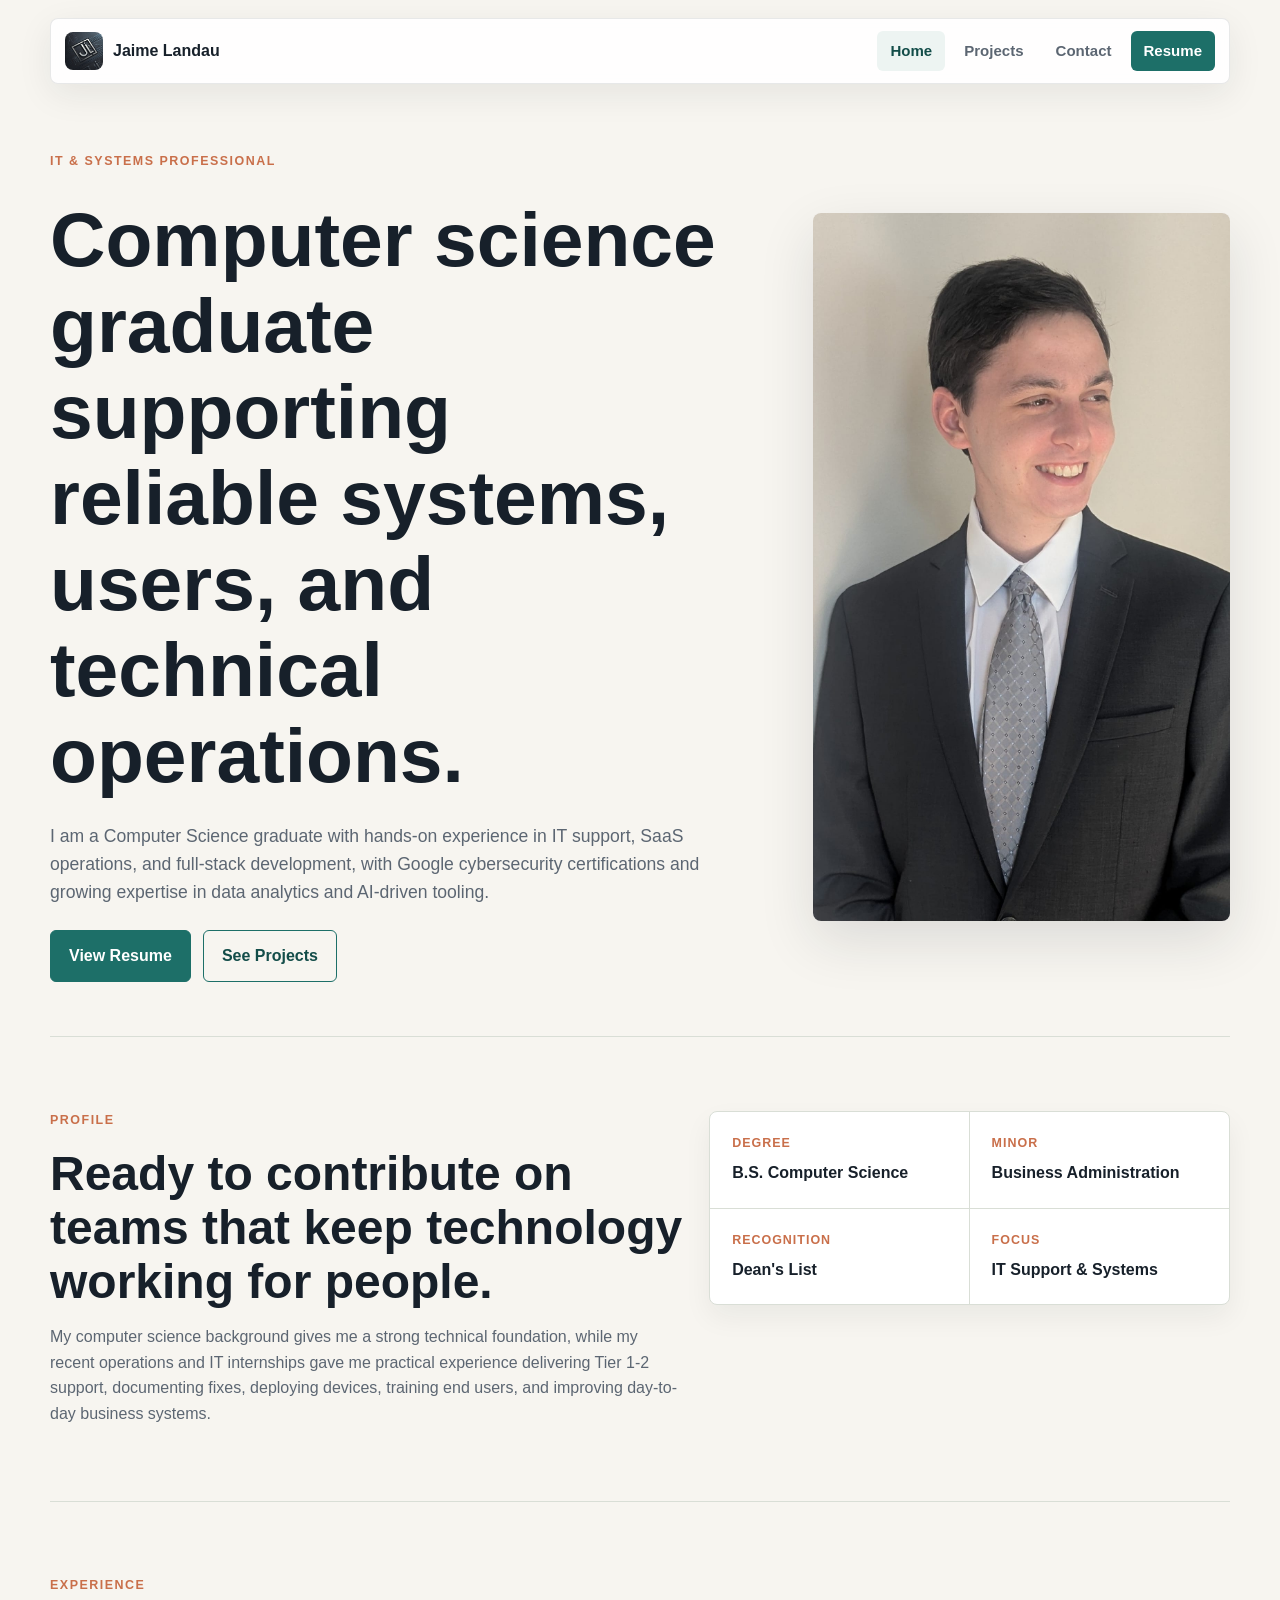
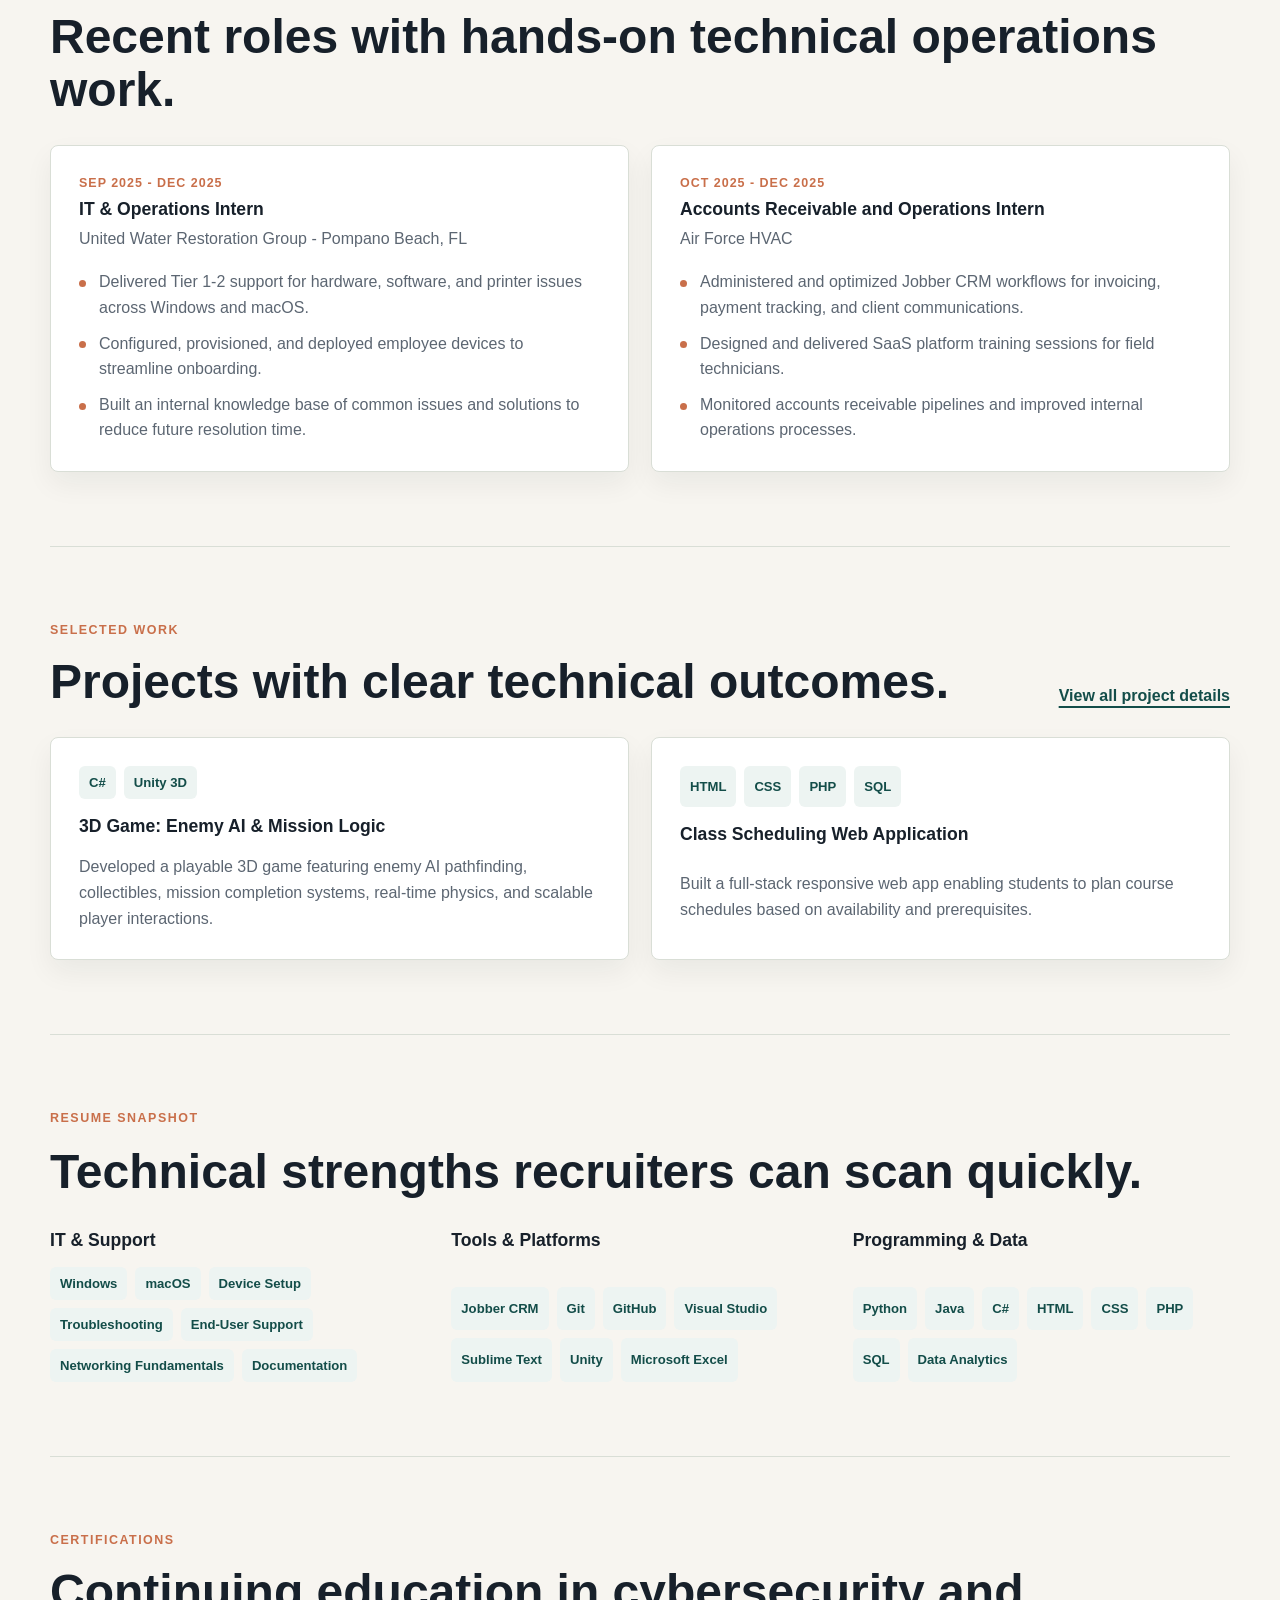
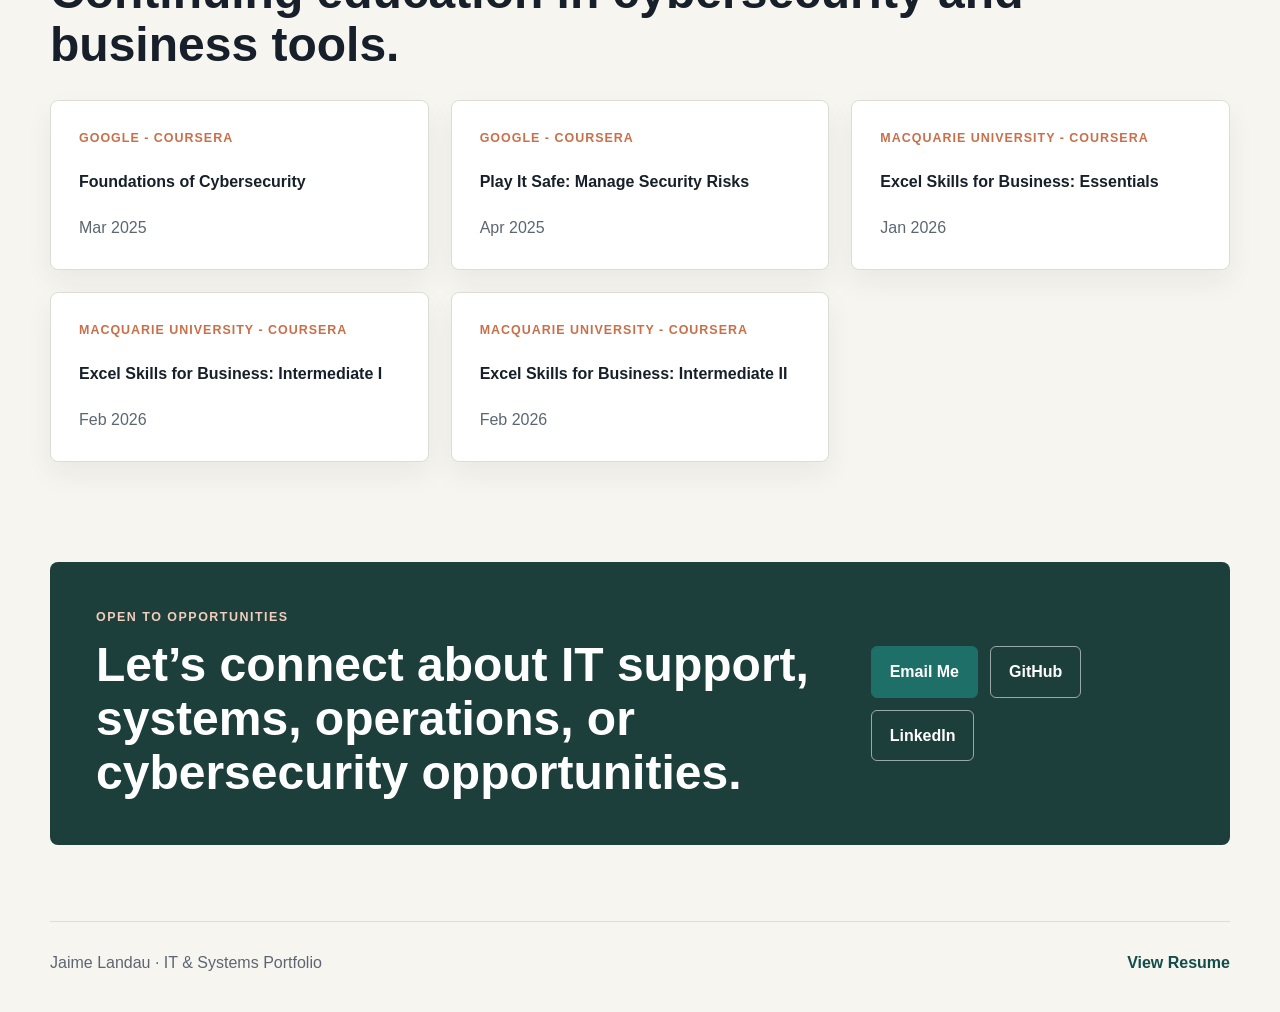
<file: index.html>
<!DOCTYPE html>
<html lang="en">
<head>
    <meta charset="UTF-8">
    <meta http-equiv="refresh" content="0; url=Home.html">
    <meta name="viewport" content="width=device-width, initial-scale=1.0">
    <title>Jaime Landau Portfolio</title>
    <link rel="canonical" href="Home.html">
</head>
<body>
    <p><a href="Home.html">Open Jaime Landau's portfolio</a></p>
</body>
</html>
</file>
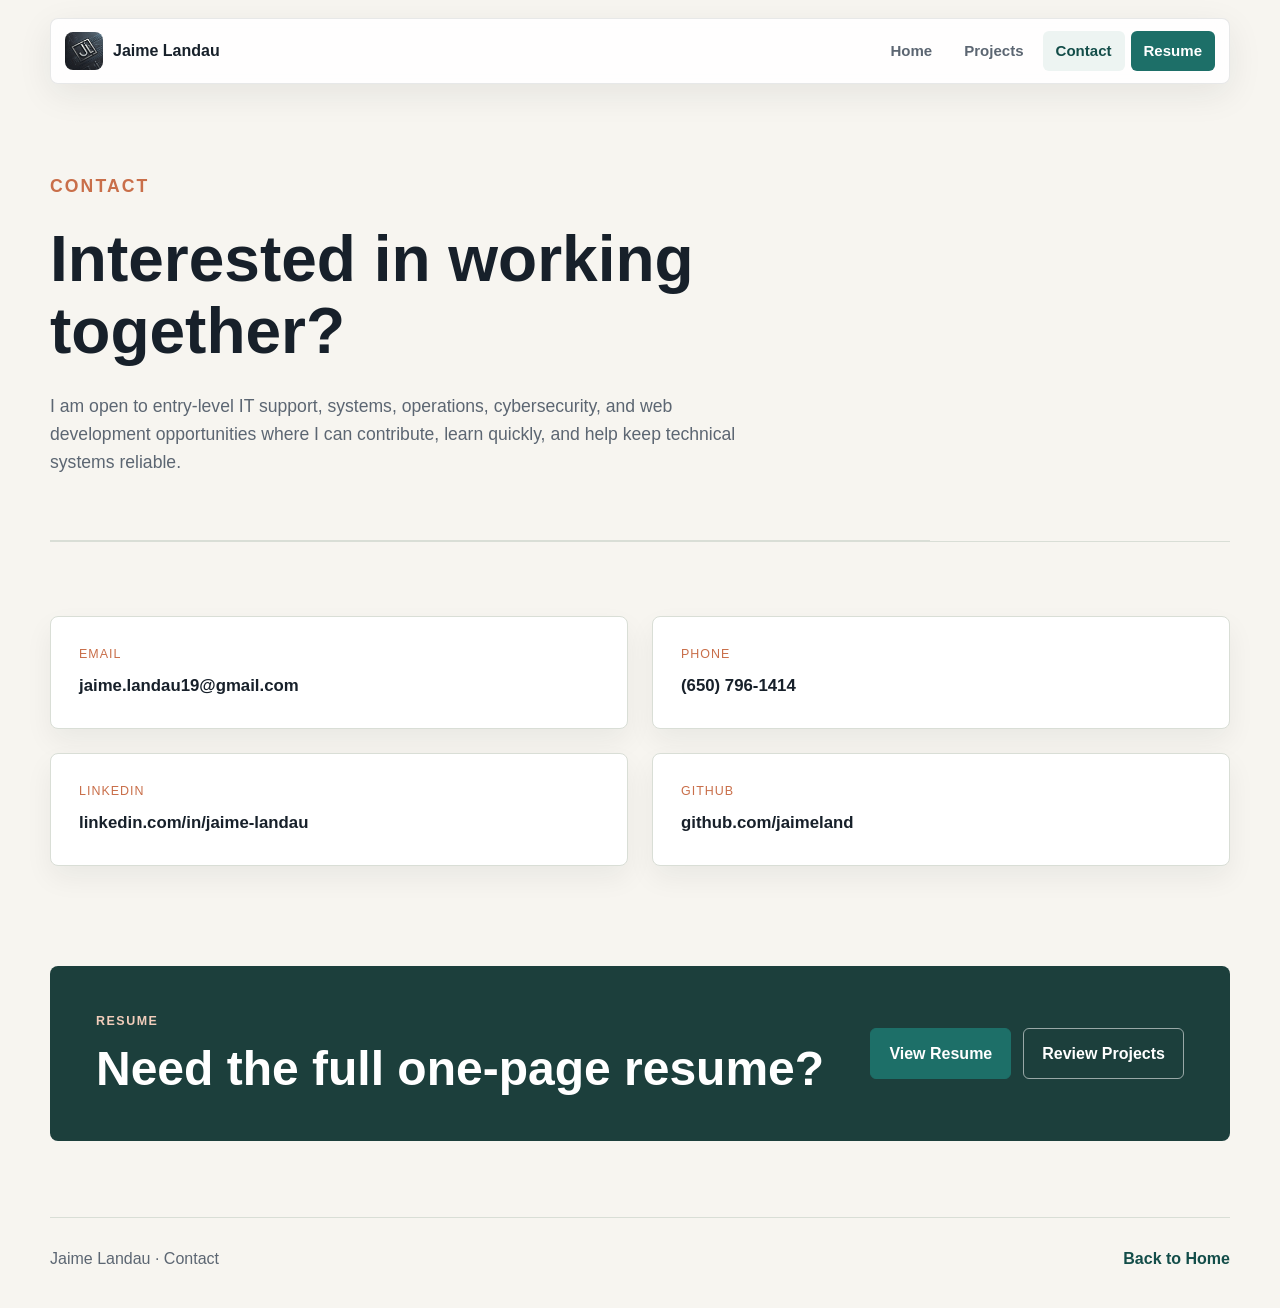
<file: Contact.html>
<!DOCTYPE html>
<html lang="en">
<head>
    <meta charset="UTF-8">
    <meta name="viewport" content="width=device-width, initial-scale=1.0">
    <meta name="description" content="Contact Jaime Landau for IT support, systems, operations, cybersecurity, and web development opportunities.">
    <title>Contact | Jaime Landau</title>
    <link rel="stylesheet" href="styles.css">
</head>
<body>
    <header class="site-header">
        <a class="brand" href="Home.html" aria-label="Jaime Landau home">
            <img src="JLlogo.jpeg" alt="" class="brand-mark">
            <span>Jaime Landau</span>
        </a>
        <nav class="site-nav" aria-label="Primary navigation">
            <a href="Home.html">Home</a>
            <a href="Projects.html">Projects</a>
            <a href="Contact.html" aria-current="page">Contact</a>
            <a class="nav-resume" href="Resume.html">Resume</a>
        </nav>
    </header>

    <main>
        <section class="page-hero contact-hero">
            <p class="eyebrow">Contact</p>
            <h1>Interested in working together?</h1>
            <p>
                I am open to entry-level IT support, systems, operations, cybersecurity, and
                web development opportunities where I can contribute, learn quickly, and help
                keep technical systems reliable.
            </p>
        </section>

        <section class="section contact-grid" aria-label="Contact information">
            <a class="contact-tile" href="mailto:jaime.landau19@gmail.com">
                <span>Email</span>
                <strong>jaime.landau19@gmail.com</strong>
            </a>
            <a class="contact-tile" href="tel:+16507961414">
                <span>Phone</span>
                <strong>(650) 796-1414</strong>
            </a>
            <a class="contact-tile" href="http://www.linkedin.com/in/jaime-landau" target="_blank" rel="noopener">
                <span>LinkedIn</span>
                <strong>linkedin.com/in/jaime-landau</strong>
            </a>
            <a class="contact-tile" href="https://github.com/jaimeland" target="_blank" rel="noopener">
                <span>GitHub</span>
                <strong>github.com/jaimeland</strong>
            </a>
        </section>

        <section class="cta-band" aria-labelledby="resume-contact-heading">
            <div>
                <p class="section-kicker">Resume</p>
                <h2 id="resume-contact-heading">Need the full one-page resume?</h2>
            </div>
            <div class="cta-actions">
                <a class="button primary" href="Resume.html">View Resume</a>
                <a class="button secondary" href="Projects.html">Review Projects</a>
            </div>
        </section>
    </main>

    <footer class="site-footer">
        <p>Jaime Landau &middot; Contact</p>
        <a href="Home.html">Back to Home</a>
    </footer>
</body>
</html>
</file>
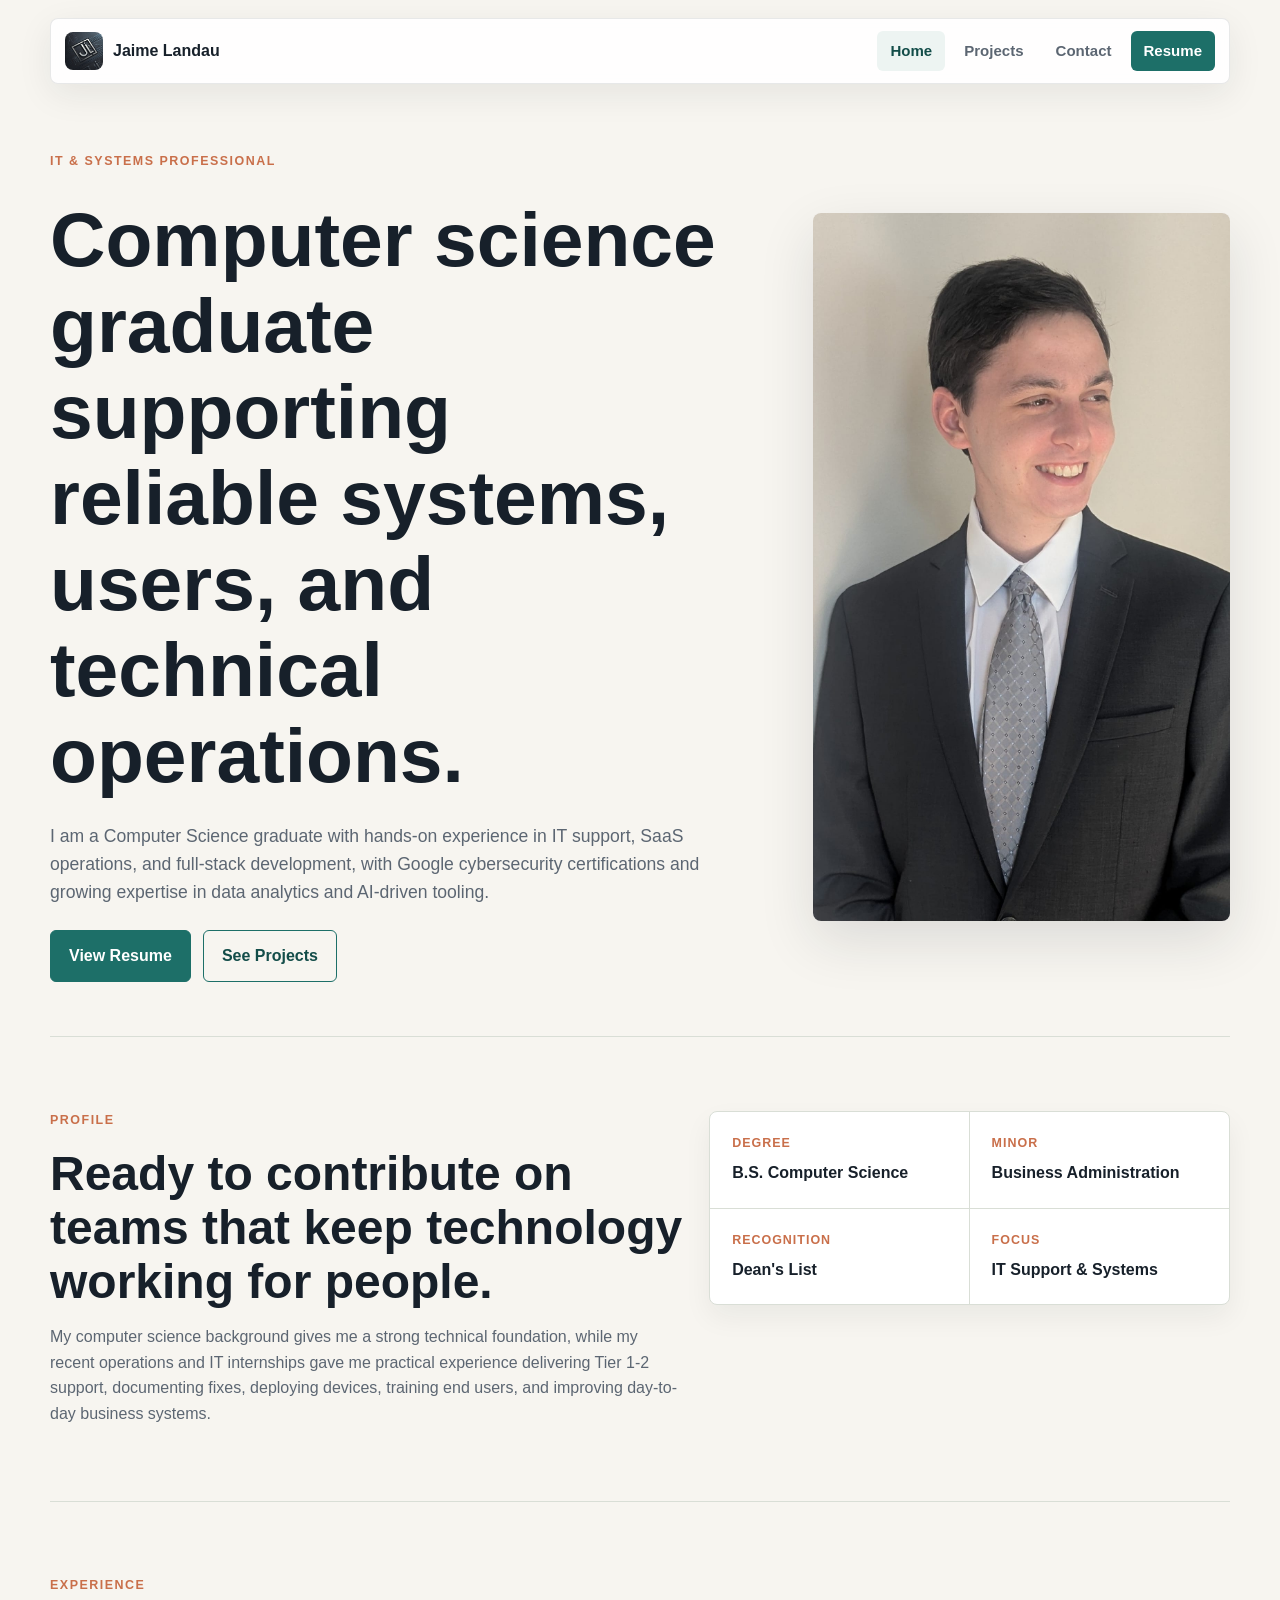
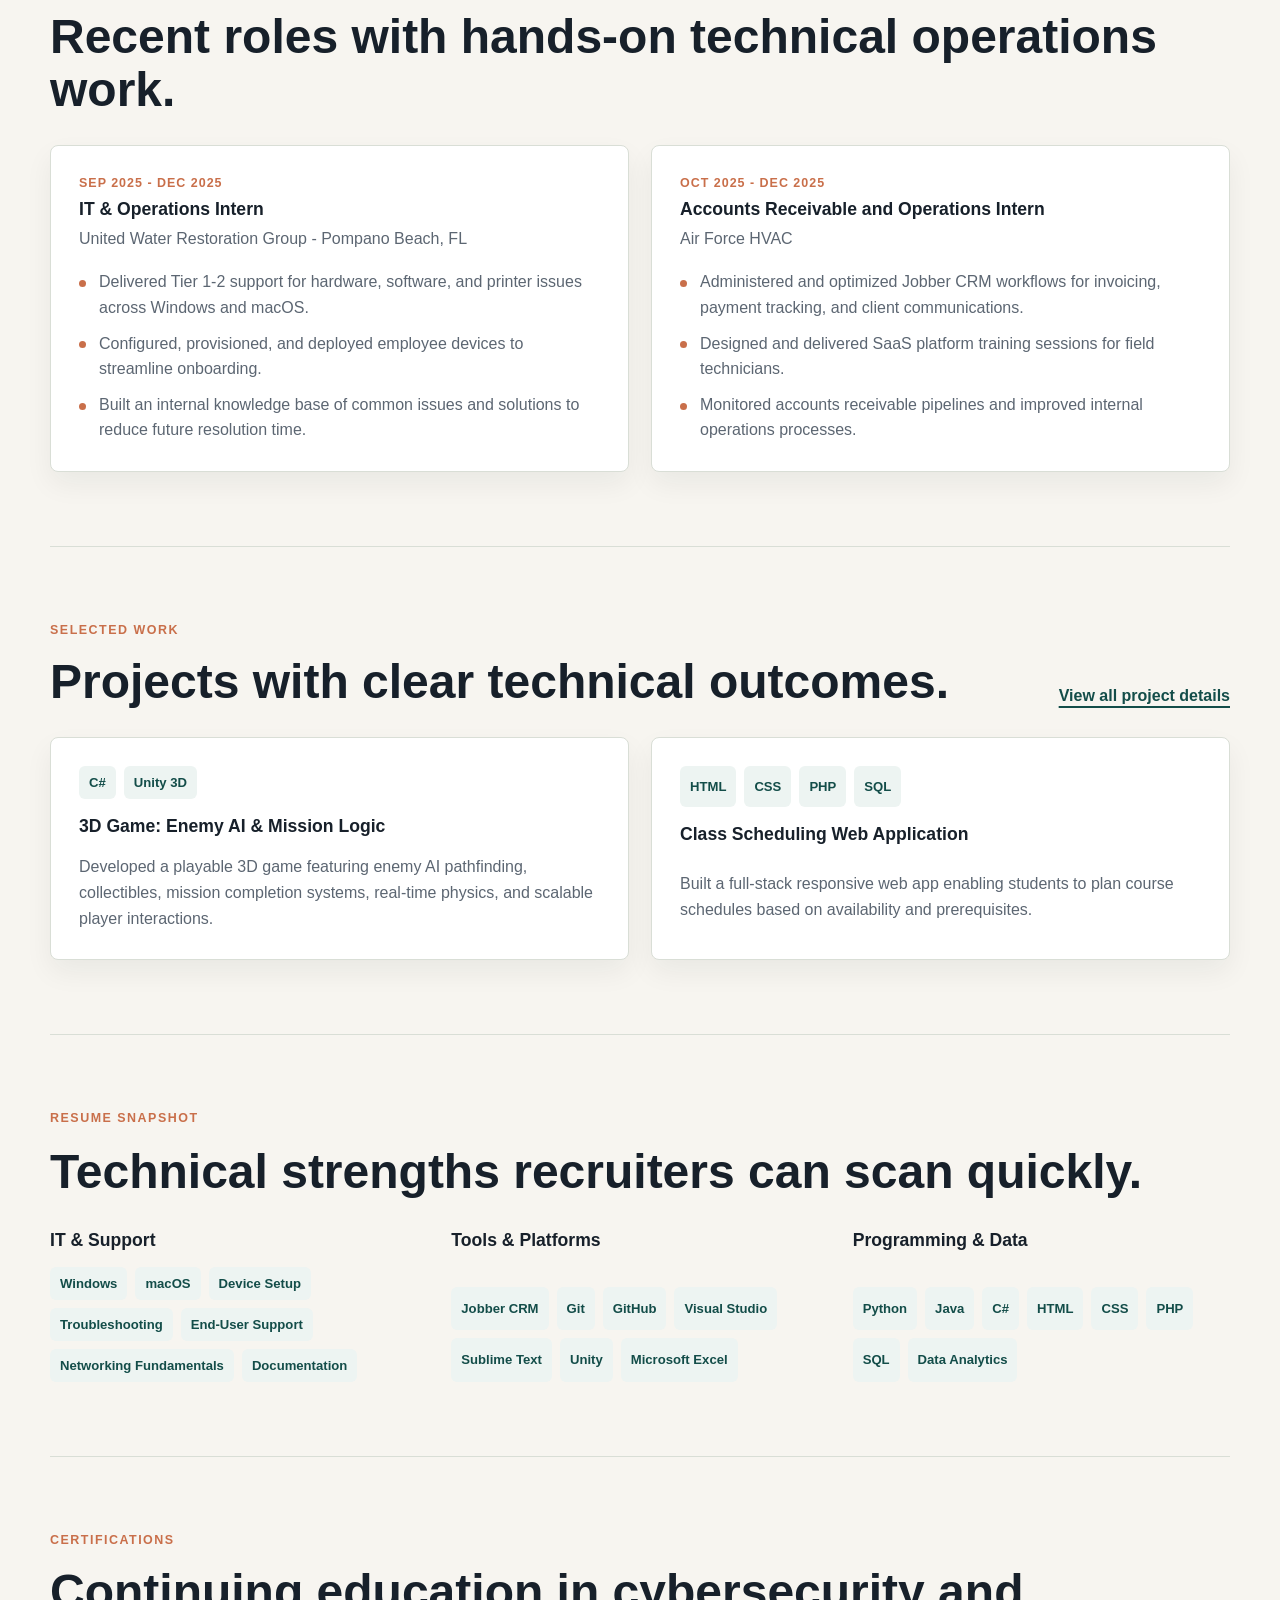
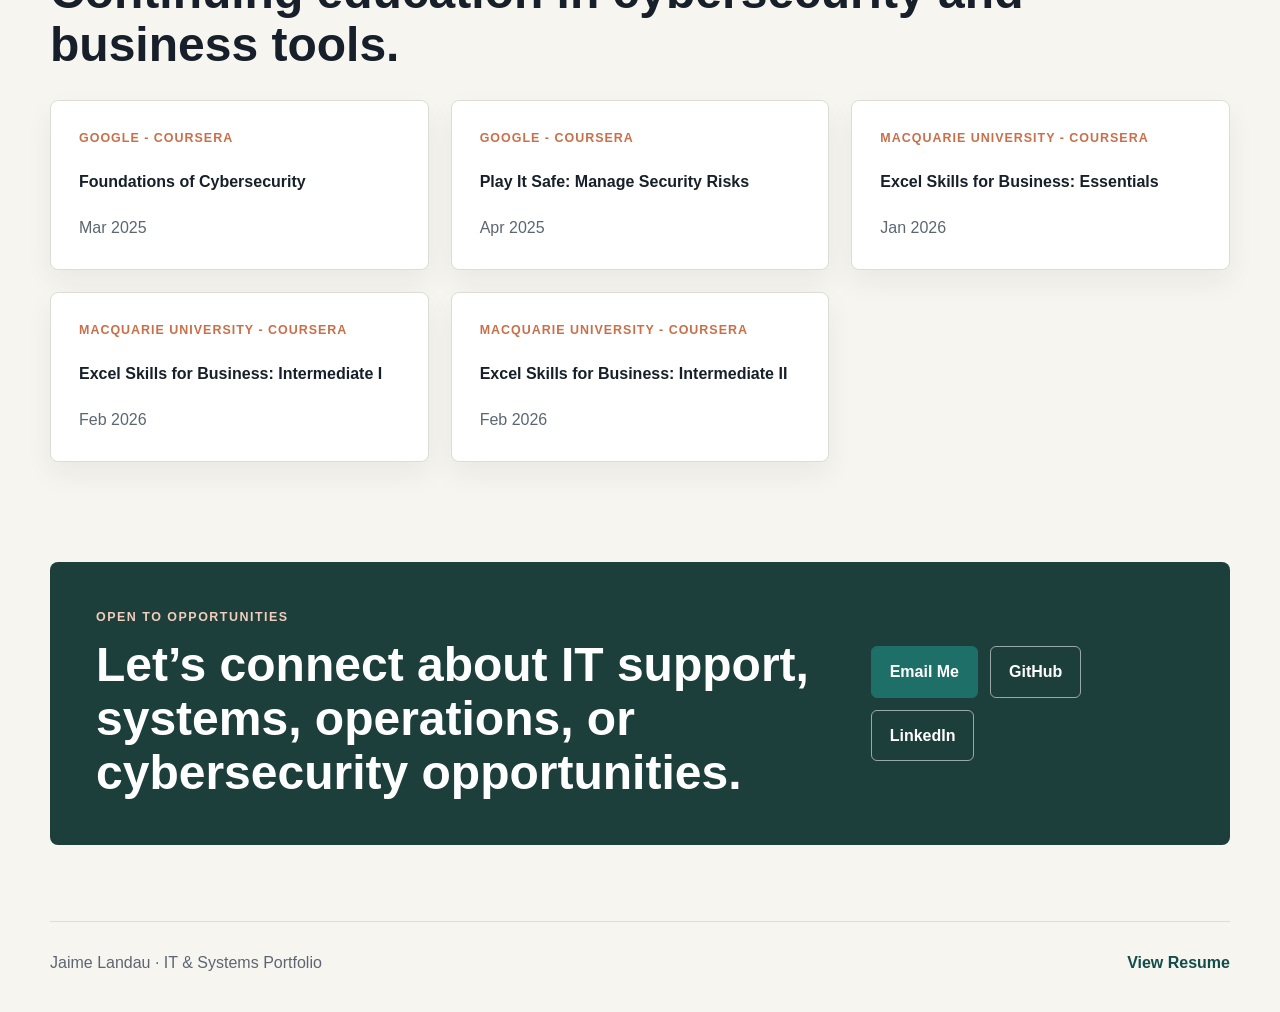
<file: Home.html>
<!DOCTYPE html>
<html lang="en">
<head>
    <meta charset="UTF-8">
    <meta name="viewport" content="width=device-width, initial-scale=1.0">
    <meta name="description" content="Portfolio and resume website for Jaime Landau, an entry-level IT and systems professional with computer science, technical support, and cybersecurity experience.">
    <title>Jaime Landau | IT & Systems Portfolio</title>
    <link rel="stylesheet" href="styles.css">
</head>
<body>
    <header class="site-header">
        <a class="brand" href="Home.html" aria-label="Jaime Landau home">
            <img src="JLlogo.jpeg" alt="" class="brand-mark">
            <span>Jaime Landau</span>
        </a>
        <nav class="site-nav" aria-label="Primary navigation">
            <a href="Home.html" aria-current="page">Home</a>
            <a href="Projects.html">Projects</a>
            <a href="Contact.html">Contact</a>
            <a class="nav-resume" href="Resume.html">Resume</a>
        </nav>
    </header>

    <main>
        <section class="hero">
            <div class="hero-content">
                <p class="eyebrow">IT & Systems Professional</p>
                <h1>Computer science graduate supporting reliable systems, users, and technical operations.</h1>
                <p class="hero-summary">
                    I am a Computer Science graduate with hands-on experience in IT support,
                    SaaS operations, and full-stack development, with Google cybersecurity
                    certifications and growing expertise in data analytics and AI-driven tooling.
                </p>
                <div class="hero-actions" aria-label="Primary actions">
                    <a class="button primary" href="Resume.html">View Resume</a>
                    <a class="button secondary" href="Projects.html">See Projects</a>
                </div>
            </div>
            <div class="hero-portrait" aria-label="Professional headshot of Jaime Landau">
                <img src="headshot.jpeg" alt="Jaime Landau smiling in a suit">
            </div>
        </section>

        <section class="section intro-grid" aria-labelledby="profile-heading">
            <div>
                <p class="section-kicker">Profile</p>
                <h2 id="profile-heading">Ready to contribute on teams that keep technology working for people.</h2>
                <p>
                    My computer science background gives me a strong technical foundation, while
                    my recent operations and IT internships gave me practical experience delivering
                    Tier 1-2 support, documenting fixes, deploying devices, training end users,
                    and improving day-to-day business systems.
                </p>
            </div>
            <div class="quick-facts" aria-label="Quick facts">
                <div>
                    <strong>Degree</strong>
                    <span>B.S. Computer Science</span>
                </div>
                <div>
                    <strong>Minor</strong>
                    <span>Business Administration</span>
                </div>
                <div>
                    <strong>Recognition</strong>
                    <span>Dean's List</span>
                </div>
                <div>
                    <strong>Focus</strong>
                    <span>IT Support & Systems</span>
                </div>
            </div>
        </section>

        <section class="section" aria-labelledby="experience-heading">
            <div class="section-heading">
                <div>
                    <p class="section-kicker">Experience</p>
                    <h2 id="experience-heading">Recent roles with hands-on technical operations work.</h2>
                </div>
            </div>

            <div class="experience-list">
                <article class="experience-card">
                    <div>
                        <p class="role-dates">Sep 2025 - Dec 2025</p>
                        <h3>IT & Operations Intern</h3>
                        <p>United Water Restoration Group - Pompano Beach, FL</p>
                    </div>
                    <ul class="clean-list">
                        <li>Delivered Tier 1-2 support for hardware, software, and printer issues across Windows and macOS.</li>
                        <li>Configured, provisioned, and deployed employee devices to streamline onboarding.</li>
                        <li>Built an internal knowledge base of common issues and solutions to reduce future resolution time.</li>
                    </ul>
                </article>

                <article class="experience-card">
                    <div>
                        <p class="role-dates">Oct 2025 - Dec 2025</p>
                        <h3>Accounts Receivable and Operations Intern</h3>
                        <p>Air Force HVAC</p>
                    </div>
                    <ul class="clean-list">
                        <li>Administered and optimized Jobber CRM workflows for invoicing, payment tracking, and client communications.</li>
                        <li>Designed and delivered SaaS platform training sessions for field technicians.</li>
                        <li>Monitored accounts receivable pipelines and improved internal operations processes.</li>
                    </ul>
                </article>
            </div>
        </section>

        <section class="section" aria-labelledby="projects-heading">
            <div class="section-heading">
                <div>
                    <p class="section-kicker">Selected Work</p>
                    <h2 id="projects-heading">Projects with clear technical outcomes.</h2>
                </div>
                <a class="text-link" href="Projects.html">View all project details</a>
            </div>

            <div class="project-grid">
                <article class="project-card">
                    <div class="project-meta">
                        <span>C#</span>
                        <span>Unity 3D</span>
                    </div>
                    <h3>3D Game: Enemy AI & Mission Logic</h3>
                    <p>
                        Developed a playable 3D game featuring enemy AI pathfinding,
                        collectibles, mission completion systems, real-time physics, and scalable
                        player interactions.
                    </p>
                </article>

                <article class="project-card">
                    <div class="project-meta">
                        <span>HTML</span>
                        <span>CSS</span>
                        <span>PHP</span>
                        <span>SQL</span>
                    </div>
                    <h3>Class Scheduling Web Application</h3>
                    <p>
                        Built a full-stack responsive web app enabling students to plan course
                        schedules based on availability and prerequisites.
                    </p>
                </article>
            </div>
        </section>

        <section class="section resume-section" aria-labelledby="resume-heading">
            <div>
                <p class="section-kicker">Resume Snapshot</p>
                <h2 id="resume-heading">Technical strengths recruiters can scan quickly.</h2>
            </div>
            <div class="resume-columns">
                <div>
                    <h3>IT & Support</h3>
                    <ul class="pill-list">
                        <li>Windows</li>
                        <li>macOS</li>
                        <li>Device Setup</li>
                        <li>Troubleshooting</li>
                        <li>End-User Support</li>
                        <li>Networking Fundamentals</li>
                        <li>Documentation</li>
                    </ul>
                </div>
                <div>
                    <h3>Tools & Platforms</h3>
                    <ul class="pill-list">
                        <li>Jobber CRM</li>
                        <li>Git</li>
                        <li>GitHub</li>
                        <li>Visual Studio</li>
                        <li>Sublime Text</li>
                        <li>Unity</li>
                        <li>Microsoft Excel</li>
                    </ul>
                </div>
                <div>
                    <h3>Programming & Data</h3>
                    <ul class="pill-list">
                        <li>Python</li>
                        <li>Java</li>
                        <li>C#</li>
                        <li>HTML</li>
                        <li>CSS</li>
                        <li>PHP</li>
                        <li>SQL</li>
                        <li>Data Analytics</li>
                    </ul>
                </div>
            </div>
        </section>

        <section class="section" aria-labelledby="certifications-heading">
            <div class="section-heading">
                <div>
                    <p class="section-kicker">Certifications</p>
                    <h2 id="certifications-heading">Continuing education in cybersecurity and business tools.</h2>
                </div>
            </div>
            <div class="cert-grid">
                <a class="cert-card" href="https://coursera.org/verify/V6246YV8VX5U" target="_blank" rel="noopener">
                    <span>Google - Coursera</span>
                    <strong>Foundations of Cybersecurity</strong>
                    <p>Mar 2025</p>
                </a>
                <a class="cert-card" href="https://coursera.org/verify/SY1RLUDM48ZS" target="_blank" rel="noopener">
                    <span>Google - Coursera</span>
                    <strong>Play It Safe: Manage Security Risks</strong>
                    <p>Apr 2025</p>
                </a>
                <a class="cert-card" href="https://coursera.org/verify/47ZA1MFLWTOK" target="_blank" rel="noopener">
                    <span>Macquarie University - Coursera</span>
                    <strong>Excel Skills for Business: Essentials</strong>
                    <p>Jan 2026</p>
                </a>
                <article class="cert-card">
                    <span>Macquarie University - Coursera</span>
                    <strong>Excel Skills for Business: Intermediate I</strong>
                    <p>Feb 2026</p>
                </article>
                <article class="cert-card">
                    <span>Macquarie University - Coursera</span>
                    <strong>Excel Skills for Business: Intermediate II</strong>
                    <p>Feb 2026</p>
                </article>
            </div>
        </section>

        <section class="cta-band" aria-labelledby="contact-heading">
            <div>
                <p class="section-kicker">Open to Opportunities</p>
                <h2 id="contact-heading">Let’s connect about IT support, systems, operations, or cybersecurity opportunities.</h2>
            </div>
            <div class="cta-actions">
                <a class="button primary" href="mailto:jaime.landau19@gmail.com">Email Me</a>
                <a class="button secondary" href="https://github.com/jaimeland" target="_blank" rel="noopener">GitHub</a>
                <a class="button secondary" href="http://www.linkedin.com/in/jaime-landau" target="_blank" rel="noopener">LinkedIn</a>
            </div>
        </section>
    </main>

    <footer class="site-footer">
        <p>Jaime Landau &middot; IT & Systems Portfolio</p>
        <a href="Resume.html">View Resume</a>
    </footer>
</body>
</html>
</file>
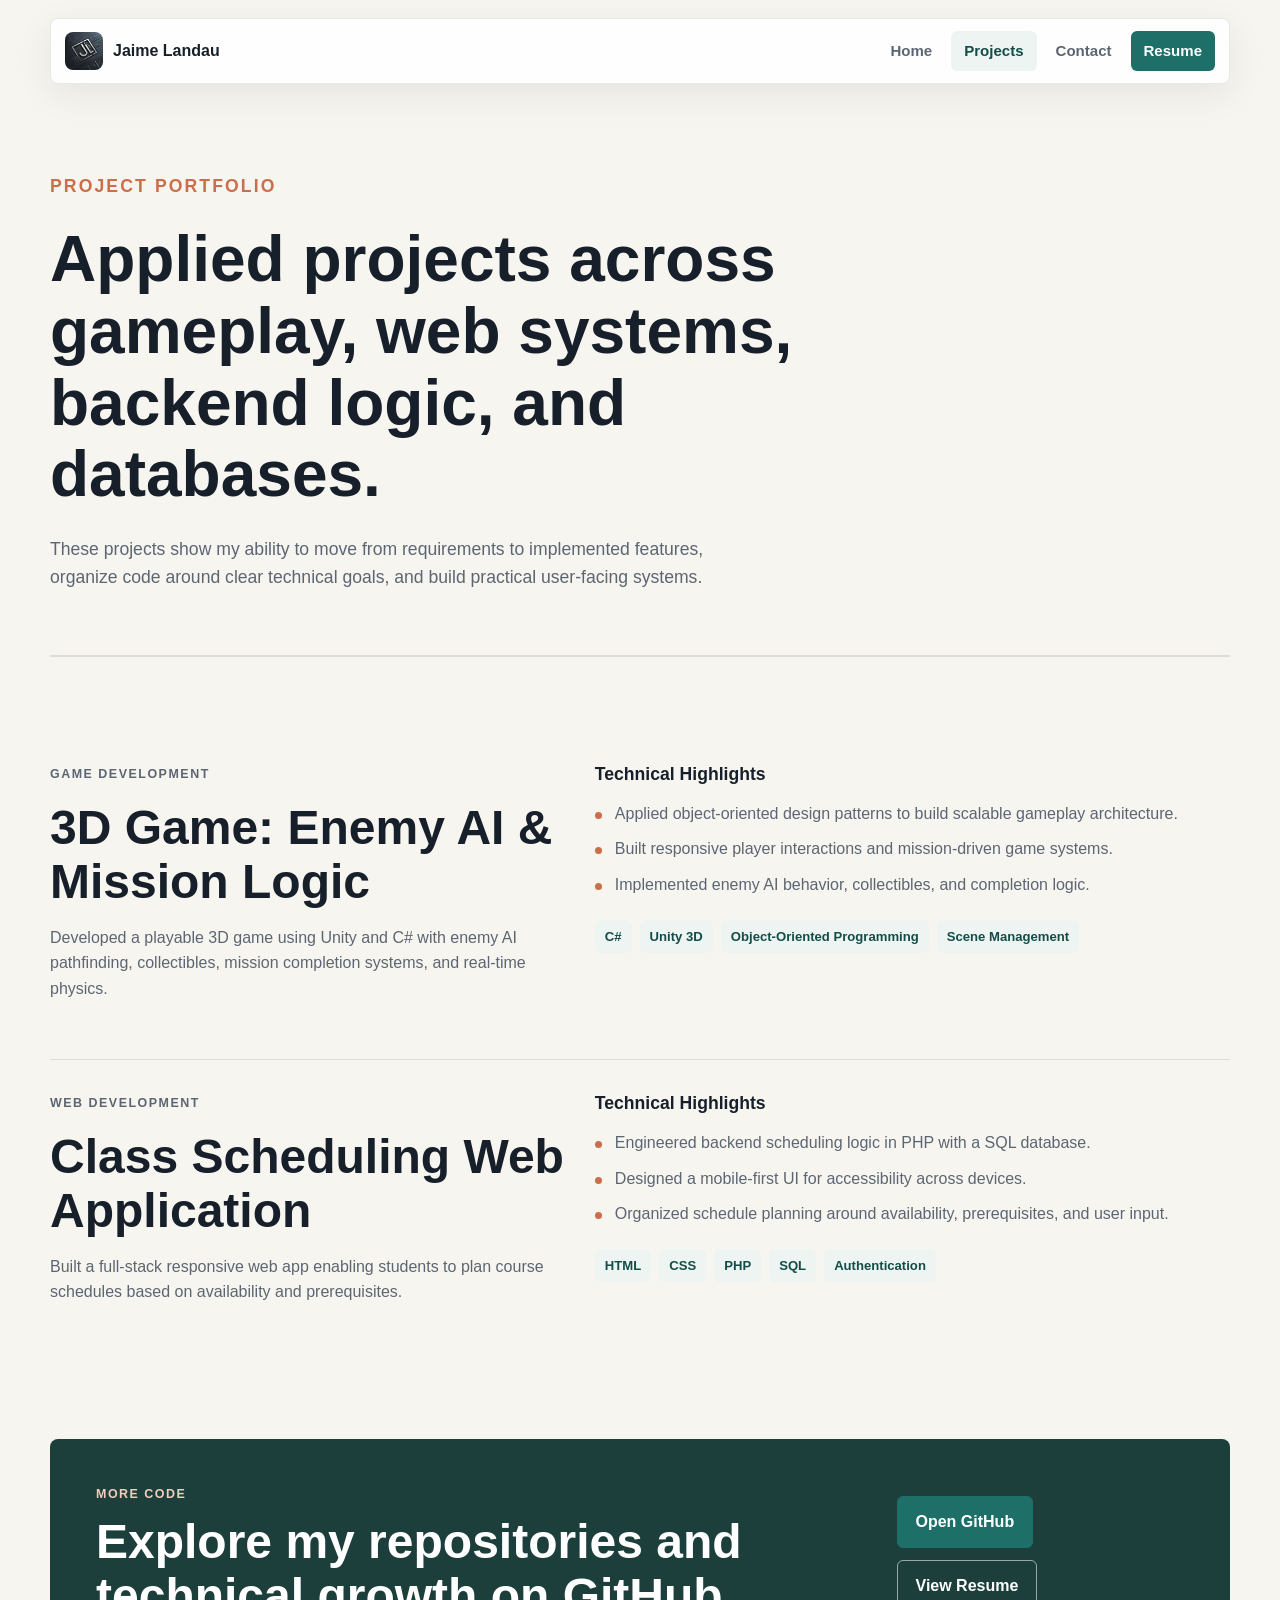
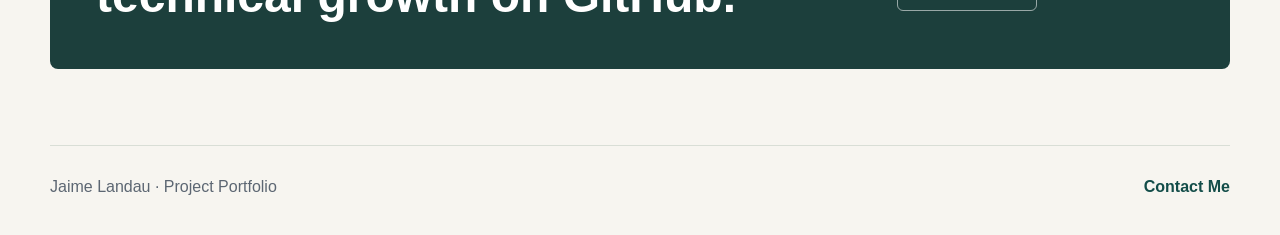
<file: Projects.html>
<!DOCTYPE html>
<html lang="en">
<head>
    <meta charset="UTF-8">
    <meta name="viewport" content="width=device-width, initial-scale=1.0">
    <meta name="description" content="Projects by Jaime Landau, including Unity game development and a class scheduling web application.">
    <title>Projects | Jaime Landau</title>
    <link rel="stylesheet" href="styles.css">
</head>
<body>
    <header class="site-header">
        <a class="brand" href="Home.html" aria-label="Jaime Landau home">
            <img src="JLlogo.jpeg" alt="" class="brand-mark">
            <span>Jaime Landau</span>
        </a>
        <nav class="site-nav" aria-label="Primary navigation">
            <a href="Home.html">Home</a>
            <a href="Projects.html" aria-current="page">Projects</a>
            <a href="Contact.html">Contact</a>
            <a class="nav-resume" href="Resume.html">Resume</a>
        </nav>
    </header>

    <main>
        <section class="page-hero">
            <p class="eyebrow">Project Portfolio</p>
            <h1>Applied projects across gameplay, web systems, backend logic, and databases.</h1>
            <p>
                These projects show my ability to move from requirements to implemented features,
                organize code around clear technical goals, and build practical user-facing systems.
            </p>
        </section>

        <section class="section project-detail-list" aria-label="Project details">
            <article class="project-detail">
                <div>
                    <p class="section-kicker">Game Development</p>
                    <h2>3D Game: Enemy AI & Mission Logic</h2>
                    <p>
                        Developed a playable 3D game using Unity and C# with enemy AI
                        pathfinding, collectibles, mission completion systems, and real-time physics.
                    </p>
                </div>
                <div>
                    <h3>Technical Highlights</h3>
                    <ul class="clean-list">
                        <li>Applied object-oriented design patterns to build scalable gameplay architecture.</li>
                        <li>Built responsive player interactions and mission-driven game systems.</li>
                        <li>Implemented enemy AI behavior, collectibles, and completion logic.</li>
                    </ul>
                    <ul class="pill-list compact">
                        <li>C#</li>
                        <li>Unity 3D</li>
                        <li>Object-Oriented Programming</li>
                        <li>Scene Management</li>
                    </ul>
                </div>
            </article>

            <article class="project-detail">
                <div>
                    <p class="section-kicker">Web Development</p>
                    <h2>Class Scheduling Web Application</h2>
                    <p>
                        Built a full-stack responsive web app enabling students to plan course
                        schedules based on availability and prerequisites.
                    </p>
                </div>
                <div>
                    <h3>Technical Highlights</h3>
                    <ul class="clean-list">
                        <li>Engineered backend scheduling logic in PHP with a SQL database.</li>
                        <li>Designed a mobile-first UI for accessibility across devices.</li>
                        <li>Organized schedule planning around availability, prerequisites, and user input.</li>
                    </ul>
                    <ul class="pill-list compact">
                        <li>HTML</li>
                        <li>CSS</li>
                        <li>PHP</li>
                        <li>SQL</li>
                        <li>Authentication</li>
                    </ul>
                </div>
            </article>
        </section>

        <section class="cta-band" aria-labelledby="github-heading">
            <div>
                <p class="section-kicker">More Code</p>
                <h2 id="github-heading">Explore my repositories and technical growth on GitHub.</h2>
            </div>
            <div class="cta-actions">
                <a class="button primary" href="https://github.com/jaimeland" target="_blank" rel="noopener">Open GitHub</a>
                <a class="button secondary" href="Resume.html">View Resume</a>
            </div>
        </section>
    </main>

    <footer class="site-footer">
        <p>Jaime Landau &middot; Project Portfolio</p>
        <a href="Contact.html">Contact Me</a>
    </footer>
</body>
</html>
</file>
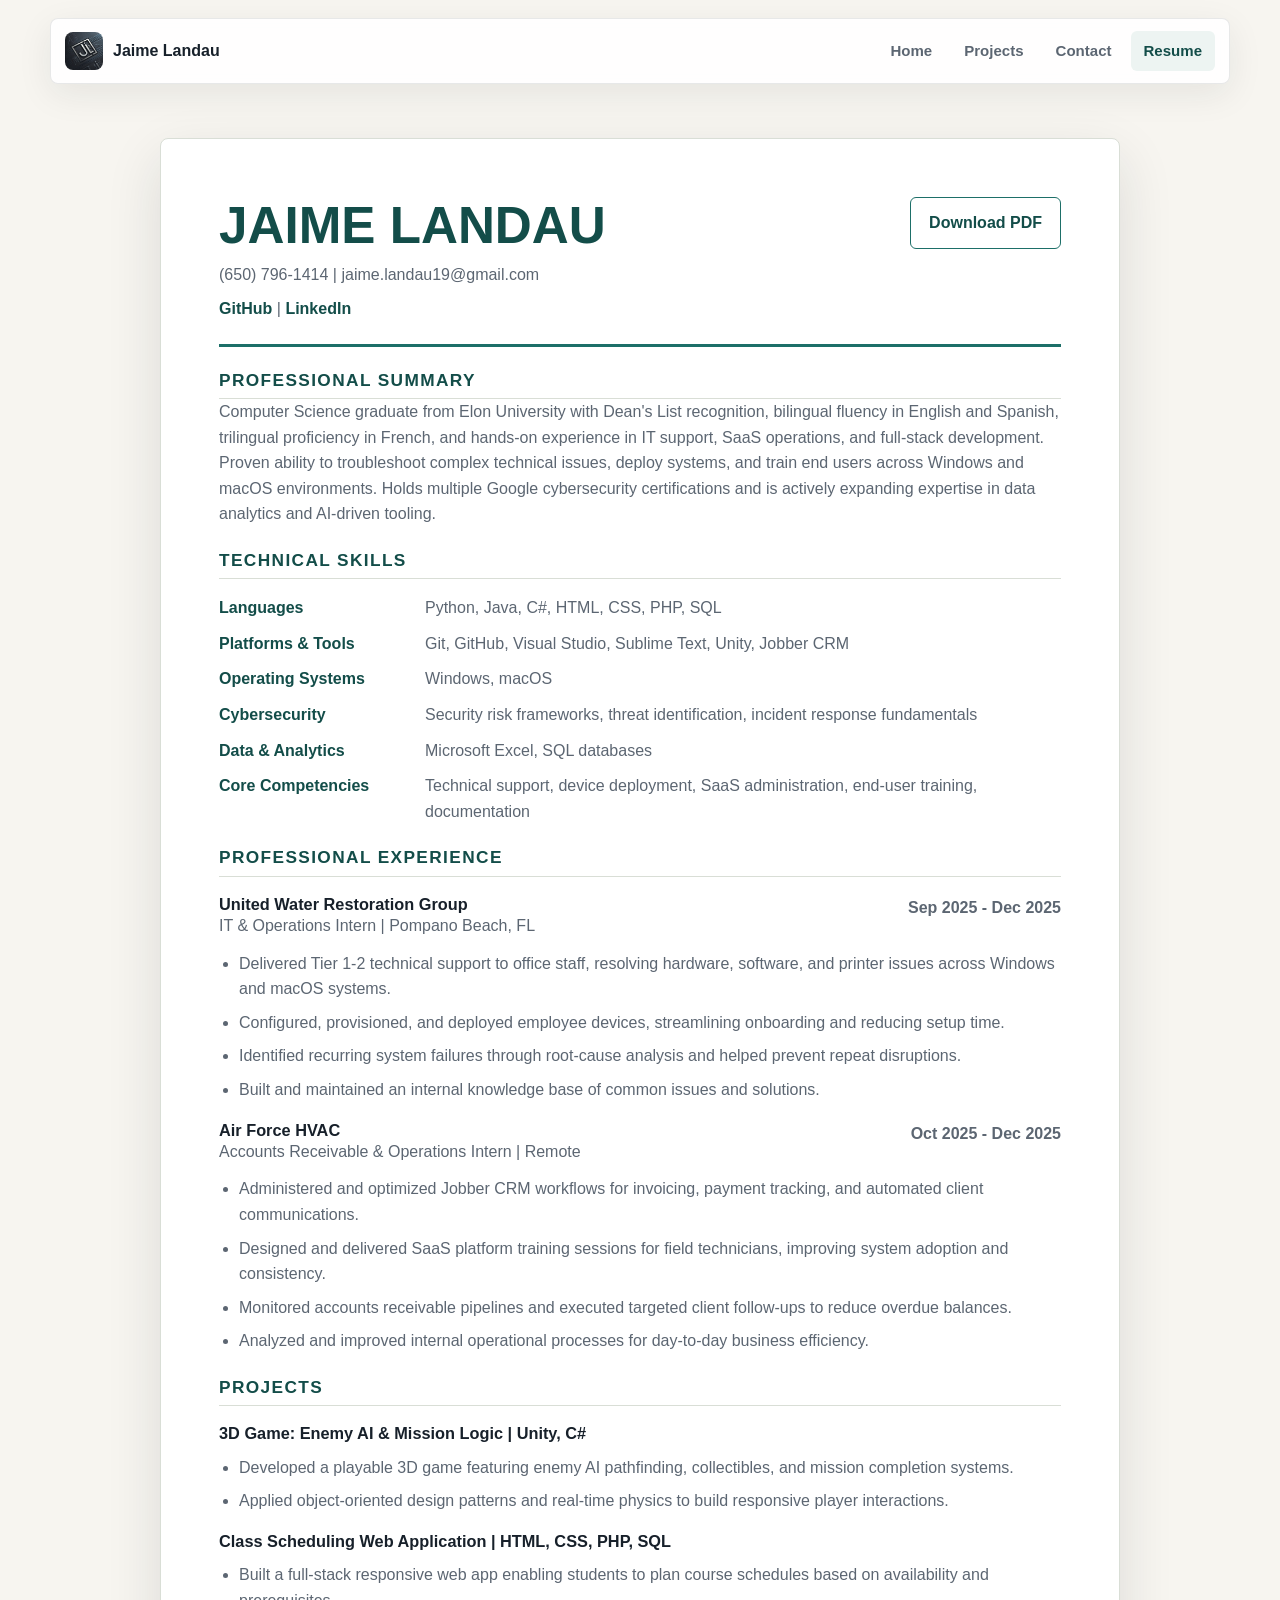
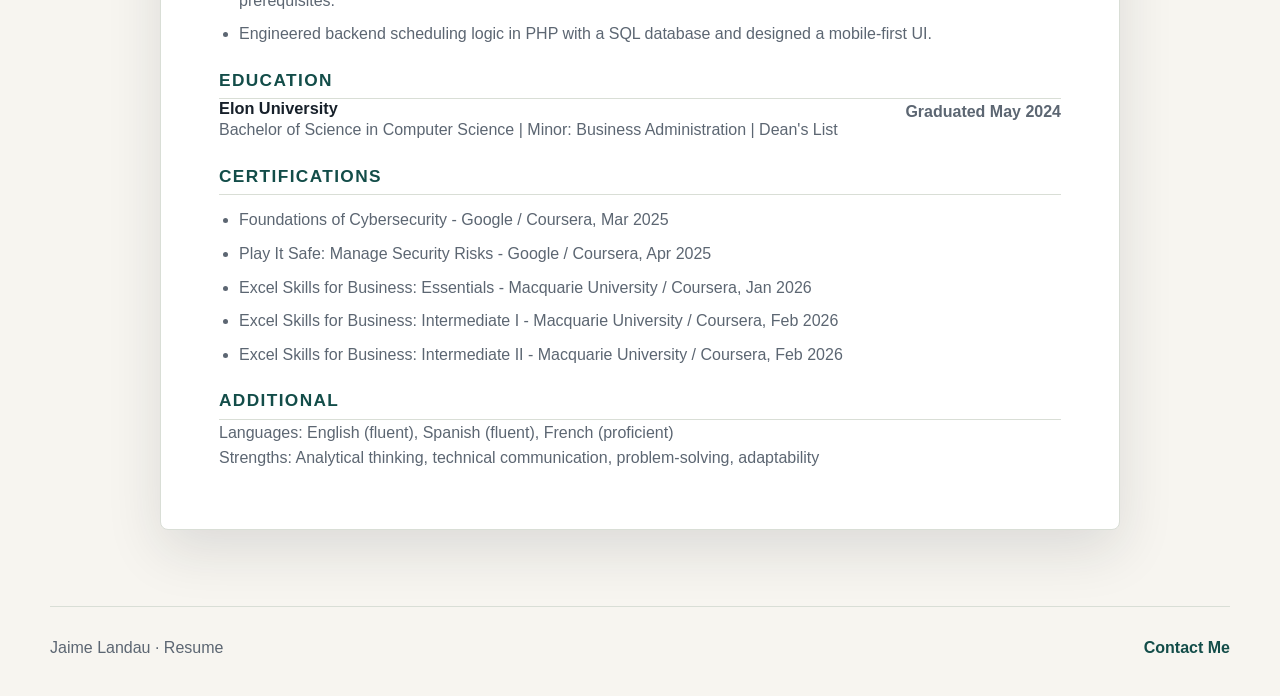
<file: Resume.html>
<!DOCTYPE html>
<html lang="en">
<head>
    <meta charset="UTF-8">
    <meta name="viewport" content="width=device-width, initial-scale=1.0">
    <meta name="description" content="Resume for Jaime Landau, an IT and systems professional with computer science, technical support, SaaS operations, and cybersecurity experience.">
    <title>Resume | Jaime Landau</title>
    <link rel="stylesheet" href="styles.css">
</head>
<body>
    <header class="site-header">
        <a class="brand" href="Home.html" aria-label="Jaime Landau home">
            <img src="JLlogo.jpeg" alt="" class="brand-mark">
            <span>Jaime Landau</span>
        </a>
        <nav class="site-nav" aria-label="Primary navigation">
            <a href="Home.html">Home</a>
            <a href="Projects.html">Projects</a>
            <a href="Contact.html">Contact</a>
            <a class="nav-resume" href="Resume.html" aria-current="page">Resume</a>
        </nav>
    </header>

    <main>
        <section class="resume-document" aria-label="Jaime Landau resume">
            <div class="resume-top">
                <div>
                    <h1>Jaime Landau</h1>
                    <p>(650) 796-1414 | jaime.landau19@gmail.com</p>
                    <p>
                        <a href="https://github.com/jaimeland" target="_blank" rel="noopener">GitHub</a>
                        |
                        <a href="http://www.linkedin.com/in/jaime-landau" target="_blank" rel="noopener">LinkedIn</a>
                    </p>
                </div>
                <a class="button secondary" id="download-pdf" href="Jaime_Landau_Resume.pdf" download="Jaime_Landau_Resume.pdf">Download PDF</a>
            </div>

            <section class="resume-block">
                <h2>Professional Summary</h2>
                <p>
                    Computer Science graduate from Elon University with Dean's List recognition,
                    bilingual fluency in English and Spanish, trilingual proficiency in French,
                    and hands-on experience in IT support, SaaS operations, and full-stack
                    development. Proven ability to troubleshoot complex technical issues, deploy
                    systems, and train end users across Windows and macOS environments. Holds
                    multiple Google cybersecurity certifications and is actively expanding
                    expertise in data analytics and AI-driven tooling.
                </p>
            </section>

            <section class="resume-block">
                <h2>Technical Skills</h2>
                <dl class="resume-skills">
                    <div><dt>Languages</dt><dd>Python, Java, C#, HTML, CSS, PHP, SQL</dd></div>
                    <div><dt>Platforms & Tools</dt><dd>Git, GitHub, Visual Studio, Sublime Text, Unity, Jobber CRM</dd></div>
                    <div><dt>Operating Systems</dt><dd>Windows, macOS</dd></div>
                    <div><dt>Cybersecurity</dt><dd>Security risk frameworks, threat identification, incident response fundamentals</dd></div>
                    <div><dt>Data & Analytics</dt><dd>Microsoft Excel, SQL databases</dd></div>
                    <div><dt>Core Competencies</dt><dd>Technical support, device deployment, SaaS administration, end-user training, documentation</dd></div>
                </dl>
            </section>

            <section class="resume-block">
                <h2>Professional Experience</h2>
                <article class="resume-item">
                    <div class="resume-item-heading">
                        <div>
                            <h3>United Water Restoration Group</h3>
                            <p>IT & Operations Intern | Pompano Beach, FL</p>
                        </div>
                        <span>Sep 2025 - Dec 2025</span>
                    </div>
                    <ul>
                        <li>Delivered Tier 1-2 technical support to office staff, resolving hardware, software, and printer issues across Windows and macOS systems.</li>
                        <li>Configured, provisioned, and deployed employee devices, streamlining onboarding and reducing setup time.</li>
                        <li>Identified recurring system failures through root-cause analysis and helped prevent repeat disruptions.</li>
                        <li>Built and maintained an internal knowledge base of common issues and solutions.</li>
                    </ul>
                </article>

                <article class="resume-item">
                    <div class="resume-item-heading">
                        <div>
                            <h3>Air Force HVAC</h3>
                            <p>Accounts Receivable & Operations Intern | Remote</p>
                        </div>
                        <span>Oct 2025 - Dec 2025</span>
                    </div>
                    <ul>
                        <li>Administered and optimized Jobber CRM workflows for invoicing, payment tracking, and automated client communications.</li>
                        <li>Designed and delivered SaaS platform training sessions for field technicians, improving system adoption and consistency.</li>
                        <li>Monitored accounts receivable pipelines and executed targeted client follow-ups to reduce overdue balances.</li>
                        <li>Analyzed and improved internal operational processes for day-to-day business efficiency.</li>
                    </ul>
                </article>
            </section>

            <section class="resume-block">
                <h2>Projects</h2>
                <article class="resume-item">
                    <h3>3D Game: Enemy AI & Mission Logic | Unity, C#</h3>
                    <ul>
                        <li>Developed a playable 3D game featuring enemy AI pathfinding, collectibles, and mission completion systems.</li>
                        <li>Applied object-oriented design patterns and real-time physics to build responsive player interactions.</li>
                    </ul>
                </article>
                <article class="resume-item">
                    <h3>Class Scheduling Web Application | HTML, CSS, PHP, SQL</h3>
                    <ul>
                        <li>Built a full-stack responsive web app enabling students to plan course schedules based on availability and prerequisites.</li>
                        <li>Engineered backend scheduling logic in PHP with a SQL database and designed a mobile-first UI.</li>
                    </ul>
                </article>
            </section>

            <section class="resume-block">
                <h2>Education</h2>
                <div class="resume-item-heading">
                    <div>
                        <h3>Elon University</h3>
                        <p>Bachelor of Science in Computer Science | Minor: Business Administration | Dean's List</p>
                    </div>
                    <span>Graduated May 2024</span>
                </div>
            </section>

            <section class="resume-block">
                <h2>Certifications</h2>
                <ul>
                    <li>Foundations of Cybersecurity - Google / Coursera, Mar 2025</li>
                    <li>Play It Safe: Manage Security Risks - Google / Coursera, Apr 2025</li>
                    <li>Excel Skills for Business: Essentials - Macquarie University / Coursera, Jan 2026</li>
                    <li>Excel Skills for Business: Intermediate I - Macquarie University / Coursera, Feb 2026</li>
                    <li>Excel Skills for Business: Intermediate II - Macquarie University / Coursera, Feb 2026</li>
                </ul>
            </section>

            <section class="resume-block">
                <h2>Additional</h2>
                <p>Languages: English (fluent), Spanish (fluent), French (proficient)</p>
                <p>Strengths: Analytical thinking, technical communication, problem-solving, adaptability</p>
            </section>
        </section>
    </main>

    <footer class="site-footer">
        <p>Jaime Landau &middot; Resume</p>
        <a href="Contact.html">Contact Me</a>
    </footer>
    <script>
        const resumePdfBase64 = "[base64]/JCMjOCZxLyowa2MxYlJTJVN1M0NwOEo9XGRXIVtCJCYndFo/J3M3XidJcW4tRlckREEubD81YTU6ZTFLLVdoREtPSEImOWVaanBoKy07YUZOXC9dJFwqJGJmOGZucWNKWSRiMlY4TWAoMTs/ZiVhNjdSUk47P0xBL0YtRl0ybCo7PytaLy1JWTdmaG1GXFNuI0tzQ0w/[base64]/[base64]/TVohJyhVQ3JnZ0ElOzdpUi5bKTk5XHVTcU0rZEM4M1ZITU9XanBUaFFOMTE1MEJCbzJEViZIa0M/QG4hKlc/[base64]/PjUrM0UucmtaQEw0LDpVSSsrbCJNUzwtLUspN21TIiFNS3E8InNlU2kxbGlPcVRgcidWdWM5NENpWUc3cVEyU29EcFNGM1hOZVxIPDp0S200Ujg2Zk1GRD9EVmk/[base64]/[base64]/[base64]/[base64]/[base64]/[base64]/[base64]/[base64]/[base64]";

        document.getElementById("download-pdf").addEventListener("click", (event) => {
            event.preventDefault();
            const bytes = Uint8Array.from(atob(resumePdfBase64), (character) => character.charCodeAt(0));
            const blob = new Blob([bytes], { type: "application/pdf" });
            const url = URL.createObjectURL(blob);
            const link = document.createElement("a");
            link.href = url;
            link.download = "Jaime_Landau_Resume.pdf";
            document.body.appendChild(link);
            link.click();
            link.remove();
            URL.revokeObjectURL(url);
        });
    </script>
</body>
</html>
</file>
<file: styles.css>
:root {
    --ink: #17202a;
    --muted: #5c6672;
    --paper: #f7f5f0;
    --surface: #ffffff;
    --line: #d9ded6;
    --accent: #1d6f68;
    --accent-dark: #134d49;
    --warm: #c96f4a;
    --soft: #edf4f2;
    --shadow: 0 20px 55px rgba(23, 32, 42, 0.12);
}

* {
    box-sizing: border-box;
}

html {
    scroll-behavior: smooth;
}

body {
    margin: 0;
    font-family: Arial, Helvetica, sans-serif;
    line-height: 1.6;
    color: var(--ink);
    background: var(--paper);
}

img {
    display: block;
    max-width: 100%;
}

a {
    color: inherit;
    text-decoration: none;
}

p {
    margin: 0;
    color: var(--muted);
}

h1,
h2,
h3 {
    margin: 0;
    line-height: 1.12;
    letter-spacing: 0;
}

h1 {
    max-width: 840px;
    font-size: clamp(2.35rem, 6vw, 4.9rem);
}

h2 {
    font-size: clamp(1.85rem, 4vw, 3rem);
}

h3 {
    font-size: 1.1rem;
}

.site-header {
    position: sticky;
    top: 0;
    z-index: 20;
    display: flex;
    align-items: center;
    justify-content: space-between;
    gap: 24px;
    width: min(1180px, calc(100% - 36px));
    margin: 18px auto 0;
    padding: 12px 14px;
    border: 1px solid rgba(23, 32, 42, 0.1);
    border-radius: 8px;
    background: rgba(255, 255, 255, 0.9);
    box-shadow: 0 10px 35px rgba(23, 32, 42, 0.08);
    backdrop-filter: blur(14px);
}

.brand,
.site-nav,
.hero-actions,
.cta-actions {
    display: flex;
    align-items: center;
}

.brand {
    gap: 10px;
    font-weight: 800;
}

.brand-mark {
    width: 38px;
    height: 38px;
    border-radius: 8px;
    object-fit: cover;
}

.site-nav {
    gap: 6px;
    flex-wrap: wrap;
    justify-content: flex-end;
}

.site-nav a {
    min-height: 38px;
    padding: 8px 13px;
    border-radius: 6px;
    color: var(--muted);
    font-size: 0.94rem;
    font-weight: 700;
}

.site-nav a:hover,
.site-nav a[aria-current="page"] {
    color: var(--accent-dark);
    background: var(--soft);
}

.site-nav .nav-resume {
    color: #ffffff;
    background: var(--accent);
}

.site-nav .nav-resume:hover {
    color: #ffffff;
    background: var(--accent-dark);
}

main {
    width: min(1180px, calc(100% - 36px));
    margin: 0 auto;
}

.hero {
    display: grid;
    grid-template-columns: minmax(0, 1.12fr) minmax(300px, 0.68fr);
    gap: clamp(28px, 6vw, 76px);
    align-items: center;
    min-height: calc(100vh - 94px);
    padding: 68px 0 54px;
}

.hero-content,
.page-hero {
    display: grid;
    gap: 24px;
}

.hero-summary,
.page-hero p {
    max-width: 720px;
    font-size: 1.1rem;
}

.eyebrow,
.section-kicker {
    color: var(--warm);
    font-size: 0.78rem;
    font-weight: 800;
    letter-spacing: 0.12em;
    text-transform: uppercase;
}

.hero-actions,
.cta-actions {
    gap: 12px;
    flex-wrap: wrap;
}

.button {
    display: inline-flex;
    align-items: center;
    justify-content: center;
    min-height: 46px;
    padding: 12px 18px;
    border: 1px solid var(--accent);
    border-radius: 6px;
    font-weight: 800;
}

.button.primary {
    color: #ffffff;
    background: var(--accent);
}

.button.primary:hover {
    background: var(--accent-dark);
}

.button.secondary {
    color: var(--accent-dark);
    background: transparent;
}

.button.secondary:hover {
    background: var(--soft);
}

.hero-portrait {
    position: relative;
    min-height: 560px;
    overflow: hidden;
    border-radius: 8px;
    box-shadow: var(--shadow);
    background: var(--surface);
}

.hero-portrait img {
    width: 100%;
    height: 100%;
    object-fit: cover;
    object-position: 50% 18%;
}

.section {
    padding: 74px 0;
    border-top: 1px solid var(--line);
}

.intro-grid,
.resume-columns,
.contact-grid,
.project-detail {
    display: grid;
    gap: 24px;
}

.intro-grid {
    grid-template-columns: minmax(0, 1fr) minmax(300px, 0.82fr);
    align-items: start;
}

.intro-grid > div:first-child,
.resume-section > div:first-child {
    display: grid;
    gap: 16px;
}

.quick-facts,
.project-card,
.experience-card,
.cert-card,
.contact-tile {
    border: 1px solid var(--line);
    border-radius: 8px;
    background: var(--surface);
    box-shadow: 0 12px 28px rgba(23, 32, 42, 0.06);
}

.quick-facts {
    display: grid;
    grid-template-columns: repeat(2, minmax(0, 1fr));
}

.quick-facts div {
    display: grid;
    gap: 6px;
    padding: 22px;
    border-bottom: 1px solid var(--line);
}

.quick-facts div:nth-last-child(-n + 2) {
    border-bottom: 0;
}

.quick-facts div:nth-child(odd) {
    border-right: 1px solid var(--line);
}

.quick-facts strong,
.contact-tile span {
    color: var(--warm);
    font-size: 0.78rem;
    letter-spacing: 0.08em;
    text-transform: uppercase;
}

.quick-facts span {
    font-weight: 800;
}

.section-heading {
    display: flex;
    align-items: end;
    justify-content: space-between;
    gap: 20px;
    margin-bottom: 28px;
}

.section-heading > div {
    display: grid;
    gap: 14px;
}

.text-link {
    color: var(--accent-dark);
    font-weight: 800;
    text-decoration: underline;
    text-decoration-thickness: 2px;
    text-underline-offset: 5px;
}

.project-grid {
    display: grid;
    grid-template-columns: repeat(2, minmax(0, 1fr));
    gap: 22px;
}

.project-card,
.experience-card,
.cert-card {
    display: grid;
    gap: 18px;
    padding: 28px;
}

.project-card p,
.project-detail p {
    color: var(--muted);
}

.experience-list,
.cert-grid {
    display: grid;
    gap: 22px;
}

.experience-list {
    grid-template-columns: repeat(2, minmax(0, 1fr));
}

.experience-card {
    align-content: start;
}

.experience-card > div {
    display: grid;
    gap: 6px;
}

.role-dates,
.cert-card span {
    color: var(--warm);
    font-size: 0.78rem;
    font-weight: 800;
    letter-spacing: 0.08em;
    text-transform: uppercase;
}

.cert-grid {
    grid-template-columns: repeat(3, minmax(0, 1fr));
}

.cert-card {
    min-height: 170px;
    align-content: space-between;
}

.cert-card:hover {
    border-color: rgba(29, 111, 104, 0.45);
    transform: translateY(-2px);
}

.project-meta,
.pill-list {
    display: flex;
    flex-wrap: wrap;
    gap: 8px;
}

.project-meta span,
.pill-list li {
    display: inline-flex;
    align-items: center;
    min-height: 30px;
    padding: 6px 10px;
    border-radius: 6px;
    color: var(--accent-dark);
    background: var(--soft);
    font-size: 0.82rem;
    font-weight: 800;
}

.resume-section {
    display: grid;
    gap: 32px;
}

.resume-columns {
    grid-template-columns: repeat(3, minmax(0, 1fr));
}

.resume-columns > div {
    display: grid;
    gap: 16px;
}

.pill-list,
.clean-list {
    padding: 0;
    margin: 0;
    list-style: none;
}

.clean-list {
    display: grid;
    gap: 10px;
}

.clean-list li {
    position: relative;
    padding-left: 20px;
    color: var(--muted);
}

.clean-list li::before {
    position: absolute;
    left: 0;
    top: 0.68em;
    width: 7px;
    height: 7px;
    border-radius: 50%;
    background: var(--warm);
    content: "";
}

.cta-band {
    display: flex;
    align-items: center;
    justify-content: space-between;
    gap: 26px;
    margin: 26px 0 76px;
    padding: clamp(28px, 5vw, 46px);
    border-radius: 8px;
    color: #ffffff;
    background: #1c3f3c;
}

.cta-band p,
.cta-band .section-kicker {
    color: #f1cdbb;
}

.cta-band h2 {
    max-width: 780px;
    margin-top: 10px;
}

.cta-band .button.secondary {
    border-color: rgba(255, 255, 255, 0.55);
    color: #ffffff;
}

.cta-band .button.secondary:hover {
    background: rgba(255, 255, 255, 0.12);
}

.page-hero {
    padding: 88px 0 64px;
    border-bottom: 1px solid var(--line);
}

.page-hero h1 {
    font-size: clamp(2.25rem, 5vw, 4.4rem);
}

.project-detail-list {
    display: grid;
    gap: 24px;
}

.project-detail {
    grid-template-columns: minmax(0, 0.82fr) minmax(300px, 1fr);
    padding: 34px 0;
    border-top: 0;
}

.project-detail + .project-detail {
    border-top: 1px solid var(--line);
}

.project-detail > div {
    display: grid;
    gap: 16px;
    align-content: start;
}

.pill-list.compact {
    margin-top: 6px;
}

.contact-hero {
    max-width: 880px;
}

.contact-grid {
    grid-template-columns: repeat(2, minmax(0, 1fr));
}

.contact-tile {
    display: grid;
    gap: 8px;
    padding: 28px;
    overflow-wrap: anywhere;
}

.contact-tile:hover {
    border-color: rgba(29, 111, 104, 0.45);
    transform: translateY(-2px);
}

.contact-tile strong {
    font-size: 1.05rem;
}

.resume-document {
    max-width: 960px;
    margin: 54px auto 76px;
    padding: clamp(28px, 5vw, 58px);
    border: 1px solid var(--line);
    border-radius: 8px;
    background: var(--surface);
    box-shadow: var(--shadow);
}

.resume-top {
    display: flex;
    align-items: flex-start;
    justify-content: space-between;
    gap: 24px;
    padding-bottom: 22px;
    border-bottom: 3px solid var(--accent);
}

.resume-top h1 {
    color: var(--accent-dark);
    font-size: clamp(2rem, 5vw, 3.2rem);
    text-transform: uppercase;
}

.resume-top p {
    margin-top: 8px;
}

.resume-top a:not(.button) {
    color: var(--accent-dark);
    font-weight: 800;
}

.resume-block {
    padding-top: 24px;
}

.resume-block h2 {
    padding-bottom: 8px;
    border-bottom: 1px solid var(--line);
    color: var(--accent-dark);
    font-size: 1.08rem;
    letter-spacing: 0.08em;
    text-transform: uppercase;
}

.resume-block h3 {
    font-size: 1.02rem;
}

.resume-block ul {
    display: grid;
    gap: 8px;
    margin: 12px 0 0;
    padding-left: 20px;
    color: var(--muted);
}

.resume-skills {
    display: grid;
    gap: 10px;
    margin: 16px 0 0;
}

.resume-skills div {
    display: grid;
    grid-template-columns: 190px 1fr;
    gap: 16px;
}

.resume-skills dt {
    color: var(--accent-dark);
    font-weight: 800;
}

.resume-skills dd {
    margin: 0;
    color: var(--muted);
}

.resume-item {
    padding-top: 18px;
}

.resume-item-heading {
    display: flex;
    align-items: flex-start;
    justify-content: space-between;
    gap: 18px;
}

.resume-item-heading span {
    flex: 0 0 auto;
    color: var(--muted);
    font-weight: 800;
}

.site-footer {
    display: flex;
    justify-content: space-between;
    gap: 20px;
    width: min(1180px, calc(100% - 36px));
    margin: 0 auto;
    padding: 28px 0 36px;
    border-top: 1px solid var(--line);
}

.site-footer a {
    color: var(--accent-dark);
    font-weight: 800;
}

@media (max-width: 860px) {
    .site-header {
        align-items: flex-start;
        flex-direction: column;
    }

    .site-nav {
        justify-content: flex-start;
        width: 100%;
    }

    .hero,
    .intro-grid,
    .resume-columns,
    .project-detail {
        grid-template-columns: 1fr;
    }

    .hero {
        min-height: auto;
        padding-top: 48px;
    }

    .hero-portrait {
        min-height: 440px;
        max-height: 620px;
    }

    .project-grid,
    .experience-list,
    .cert-grid,
    .contact-grid {
        grid-template-columns: 1fr;
    }

    .section-heading,
    .cta-band,
    .resume-top,
    .resume-item-heading,
    .site-footer {
        align-items: flex-start;
        flex-direction: column;
    }
}

@media (max-width: 540px) {
    main,
    .site-header,
    .site-footer {
        width: min(100% - 24px, 1180px);
    }

    h1 {
        font-size: 2.25rem;
    }

    .brand span {
        font-size: 0.98rem;
    }

    .site-nav a {
        padding: 8px 10px;
        font-size: 0.88rem;
    }

    .hero-portrait {
        min-height: 360px;
    }

    .quick-facts {
        grid-template-columns: 1fr;
    }

    .quick-facts div,
    .quick-facts div:nth-child(odd),
    .quick-facts div:nth-last-child(-n + 2) {
        border-right: 0;
        border-bottom: 1px solid var(--line);
    }

    .quick-facts div:last-child {
        border-bottom: 0;
    }

    .resume-skills div {
        grid-template-columns: 1fr;
        gap: 2px;
    }
}

@media print {
    body {
        background: #ffffff;
    }

    .site-header,
    .site-footer,
    .resume-top .button {
        display: none;
    }

    main {
        width: 100%;
    }

    .resume-document {
        max-width: none;
        margin: 0;
        padding: 0;
        border: 0;
        box-shadow: none;
    }

    .resume-block {
        break-inside: avoid;
    }
}
</file>
